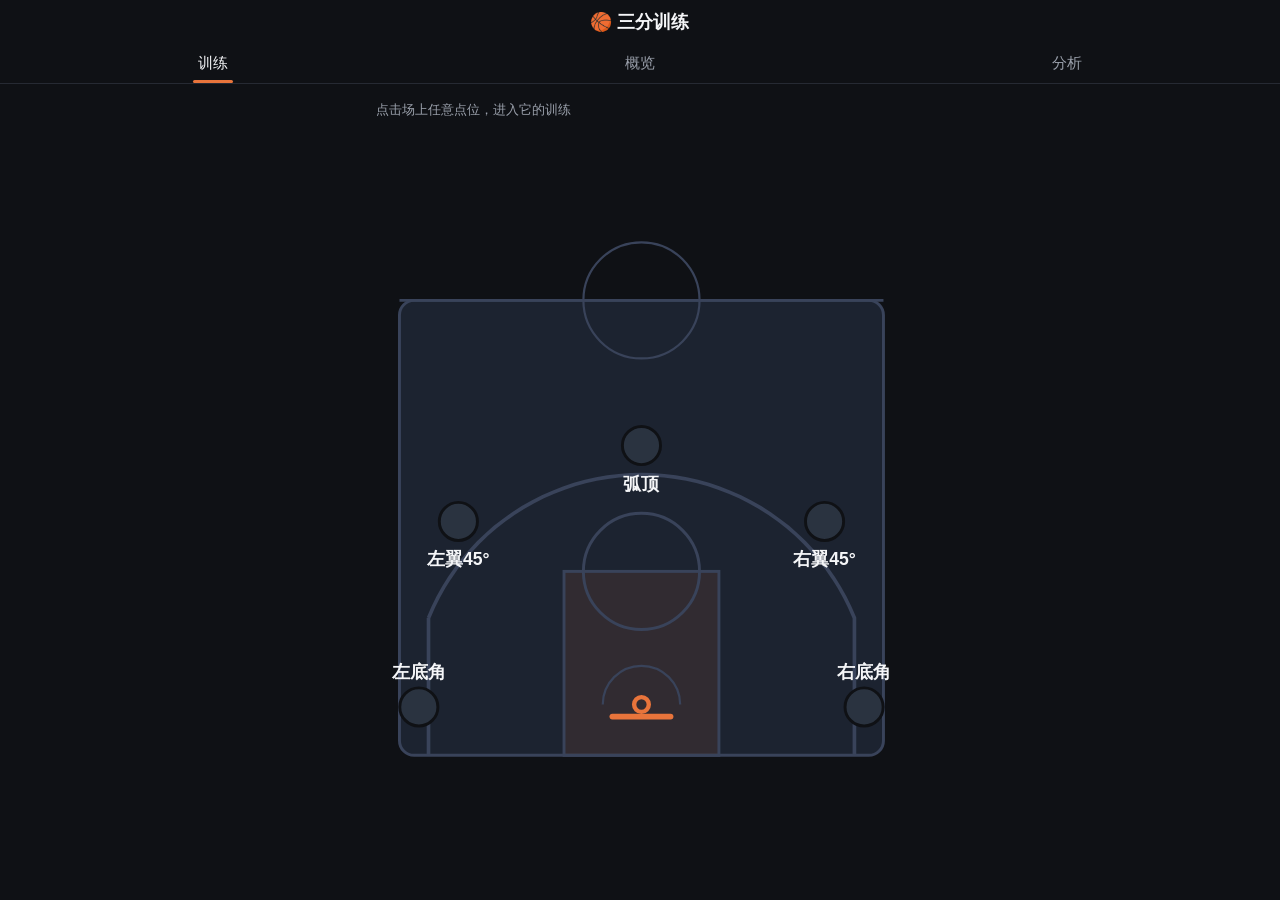
<file: index.html>
<!DOCTYPE html>
<html lang="zh-CN">
<head>
<meta charset="UTF-8">
<meta name="viewport" content="width=device-width, initial-scale=1.0, viewport-fit=cover, maximum-scale=1.0, user-scalable=no">
<meta name="apple-mobile-web-app-capable" content="yes">
<meta name="mobile-web-app-capable" content="yes">
<meta name="apple-mobile-web-app-status-bar-style" content="black-translucent">
<meta name="apple-mobile-web-app-title" content="三分训练">
<meta name="theme-color" content="#3100f7">
<title>三分训练</title>
<link rel="manifest" href="manifest.json">
<link rel="apple-touch-icon" href="apple-touch-icon.png">
<link rel="icon" href="icon.png">
<link rel="stylesheet" href="style.css">
</head>
<body>
<header class="app-header">
  <h1>🏀 三分训练</h1>
  <nav class="tabs">
    <button class="tab active" data-tab="train">训练</button>
    <button class="tab" data-tab="overview">概览</button>
    <button class="tab" data-tab="analysis">分析</button>
  </nav>
</header>
<div id="ios-tip" class="ios-tip" hidden>
  <span class="ios-tip-text">📲 想当 App 用？点 Safari 底部「分享」→「添加到主屏幕」，以后点图标离线也能用。</span>
  <button id="ios-tip-ok" class="ios-tip-ok">知道了</button>
</div>
<main>
  <!-- 训练 -->
  <section id="tab-train" class="tab-panel active">
    <div id="court-view">
      <p class="hint">点击场上任意点位，进入它的训练</p>
      <div id="court-svg"></div>
    </div>
    <div id="spot-view" hidden>
      <button id="back-court" class="btn-back">← 返回球场</button>
      <h2 id="spot-title" class="spot-title"></h2>
      <div class="move-picker">
        <div class="move-label">投篮动作</div>
        <div id="move-buttons" class="move-buttons"></div>
      </div>
      <div class="timer">
        <span class="timer-display" id="spot-time">00:00</span>
        <button id="spot-timer-btn">开始</button>
        <button id="spot-timer-reset">重置</button>
      </div>
      <div class="shot-row">
        <button id="btn-made" class="btn-shot btn-made">🏀 进球<small>出手+1 命中+1</small></button>
        <button id="btn-miss" class="btn-shot btn-miss">✕ 投失<small>打前沿 / 点篮筐定位</small></button>
      </div>
      <div class="miss-block">
        <div class="miss-head">投失记录 · 篮筐俯瞰图<span class="miss-sub">点篮筐上对应位置 = 记 1 次失误（含篮板朝向，确认打框点）</span></div>
        <div id="miss-ring"></div>
        <button id="btn-no-rim" class="btn-ghost btn-block">没碰篮筐（空气球）</button>
      </div>
      <div class="live-rate" id="spot-rate">--</div>
      <div class="mini-stats">
        <span>出手 <b id="spot-att">0</b></span>
        <span>命中 <b id="spot-made">0</b></span>
      </div>
      <div class="chart-block">
        <h3>本次训练 · 投篮热力图</h3>
        <div id="heat-hoop"></div>
      </div>
      <button id="save-record" class="btn-primary btn-block">保存这条记录</button>
      <div class="history-box">
        <div class="history-title">本点位最近记录</div>
        <div id="spot-history"></div>
      </div>
    </div>
  </section>

  <!-- 概览 -->
  <section id="tab-overview" class="tab-panel">
    <div id="overview-stats"></div>
    <div id="overview-spots"></div>
    <div id="overview-moves"></div>
    <div class="backup-box">
      <h3>数据备份</h3>
      <p class="hint">导出 / 导入都是 <b>CSV</b> 格式（UTF-8，Excel / Numbers / WPS 直接打开，列：日期,点位,投篮动作,进球,出手,时长,命中率）。怕丢数据可再用下方 <b>JSON 全量备份</b>：一键导出全部记录，换手机 / 清缓存后用「导入备份」整体恢复。</p>
      <button id="export-csv-btn" class="btn-secondary">导出 Excel (CSV)</button>
      <button id="import-csv-btn" class="btn-secondary">导入 Excel (CSV)</button>
      <input type="file" id="import-file" accept=".csv,text/csv" hidden>
      <div class="backup-divider"></div>
      <button id="export-json-btn" class="btn-secondary">导出备份 (JSON)</button>
      <button id="import-json-btn" class="btn-secondary">导入备份 (JSON)</button>
      <input type="file" id="import-json-file" accept=".json,application/json" hidden>
    </div>
  </section>

  <!-- 分析 -->
  <section id="tab-analysis" class="tab-panel">
    <div id="north-star"></div>
    <div class="chart-block">
      <h3>各点位命中率（球场热力图）<span class="click-hint">· 点击点位看详情</span></h3>
      <div id="chart-court"></div>
    </div>
    <div id="spot-drill" class="spot-drill" hidden></div>
    <div class="chart-block">
      <h3>命中率成长曲线（累计）</h3>
      <div id="chart-trend"></div>
    </div>
    <div class="chart-block">
      <h3>按投篮动作拆分命中率</h3>
      <div id="chart-by-move"></div>
    </div>
    <div class="chart-block">
      <h3>按点位拆分命中率</h3>
      <div id="chart-by-spot"></div>
    </div>
    <div class="chart-block">
      <h3>出手量走势（训练投入累计）</h3>
      <div id="chart-volume"></div>
    </div>
    <div class="chart-block">
      <h3>早期 vs 近期 命中率</h3>
      <div id="chart-growth"></div>
    </div>
  </section>
</main>
<script src="app.js?v=2" defer></script>
</body>
</html>
</file>
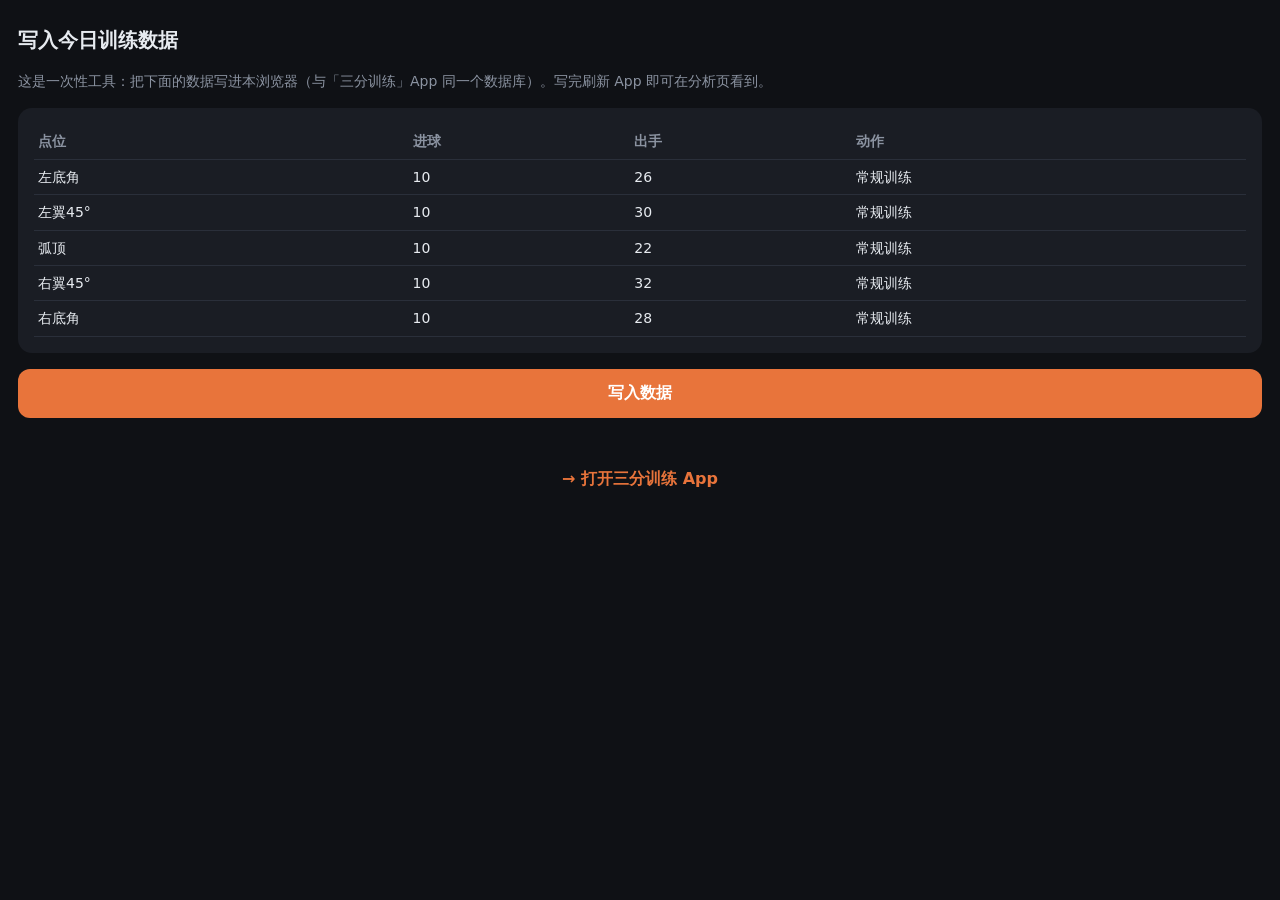
<file: seed.html>
<!DOCTYPE html>
<html lang="zh-CN">
<head>
<meta charset="UTF-8">
<meta name="viewport" content="width=device-width, initial-scale=1, maximum-scale=1, user-scalable=no">
<title>写入今日训练数据</title>
<style>
  :root { --bg:#0f1115; --panel:#1a1d24; --accent:#E8743B; --txt:#e7ebf0; --muted:#8b93a1; }
  * { box-sizing: border-box; }
  body { margin:0; background:var(--bg); color:var(--txt); font-family:-apple-system,system-ui,"PingFang SC","Microsoft YaHei",sans-serif; padding:24px 18px; line-height:1.6; }
  h1 { font-size:20px; margin:0 0 6px; }
  p { color:var(--muted); font-size:14px; }
  .card { background:var(--panel); border-radius:14px; padding:16px; margin:16px 0; }
  table { width:100%; border-collapse:collapse; font-size:14px; }
  th,td { text-align:left; padding:6px 4px; border-bottom:1px solid #2a2f3a; }
  th { color:var(--muted); font-weight:600; }
  button { display:block; width:100%; padding:14px; border:none; border-radius:12px; background:var(--accent); color:#fff; font-size:16px; font-weight:600; margin-top:8px; }
  button:disabled { opacity:.5; }
  #status { margin-top:14px; font-size:14px; min-height:20px; }
  a.link { display:block; text-align:center; color:var(--accent); margin-top:14px; text-decoration:none; font-weight:600; }
  .ok { color:#3ecf8e; } .warn { color:#ffd166; }
</style>
</head>
<body>
  <h1>写入今日训练数据</h1>
  <p>这是一次性工具：把下面的数据写进本浏览器（与「三分训练」App 同一个数据库）。写完刷新 App 即可在分析页看到。</p>
  <div class="card">
    <table>
      <thead><tr><th>点位</th><th>进球</th><th>出手</th><th>动作</th></tr></thead>
      <tbody id="rows"></tbody>
    </table>
  </div>
  <button id="seed-btn">写入数据</button>
  <div id="status"></div>
  <a class="link" href="./index.html">→ 打开三分训练 App</a>

<script>
// 与 app.js 完全一致的数据库配置
const DB_NAME = "threePointTrainer";
const STORE = "sessions";

// 宁哥今天给的训练数据（未指定动作/时长 → 默认 常规训练 / 0 秒；日期用报告当天）
const DATE = "2026-08-21";
const MOVES = "常规训练";
const DATA = [
  { spot: "左底角",  made: 10, attempted: 26 },
  { spot: "左翼45°", made: 10, attempted: 30 },
  { spot: "弧顶",    made: 10, attempted: 22 },
  { spot: "右翼45°", made: 10, attempted: 32 },
  { spot: "右底角",  made: 10, attempted: 28 },
];

// 展示
const tbody = document.getElementById("rows");
DATA.forEach(d => {
  const tr = document.createElement("tr");
  tr.innerHTML = `<td>${d.spot}</td><td>${d.made}</td><td>${d.attempted}</td><td>${MOVES}</td>`;
  tbody.appendChild(tr);
});

function openDB() {
  return new Promise((resolve, reject) => {
    const req = indexedDB.open(DB_NAME, 1);
    req.onupgradeneeded = (e) => {
      const db = e.target.result;
      if (!db.objectStoreNames.contains(STORE)) {
        const os = db.createObjectStore(STORE, { keyPath: "id", autoIncrement: true });
        os.createIndex("createdAt", "createdAt", { unique: false });
      }
    };
    req.onsuccess = (e) => resolve(e.target.result);
    req.onerror = (e) => reject(e.target.error);
  });
}

function existingKeys(db) {
  return new Promise((res, rej) => {
    const tx = db.transaction(STORE, "readonly");
    const os = tx.objectStore(STORE);
    const all = os.getAll();
    all.onsuccess = () => res(all.result || []);
    all.onerror = () => rej(all.error);
  });
}

function addOne(db, rec) {
  return new Promise((res, rej) => {
    const tx = db.transaction(STORE, "readwrite");
    const os = tx.objectStore(STORE);
    const r = os.add(rec);
    r.onsuccess = () => res();
    r.onerror = () => rej(r.error);
  });
}

document.getElementById("seed-btn").addEventListener("click", async () => {
  const btn = document.getElementById("seed-btn");
  const status = document.getElementById("status");
  btn.disabled = true;
  try {
    const db = await openDB();
    const existing = await existingKeys(db);
    const base = Date.parse(DATE + "T21:00:00");
    let added = 0, skipped = 0;
    for (let i = 0; i < DATA.length; i++) {
      const d = DATA[i];
      const isDup = existing.some(r => r.date === DATE && r.spot === d.spot && r.move === MOVES && r.made === d.made && r.attempted === d.attempted);
      if (isDup) { skipped++; continue; }
      await addOne(db, {
        date: DATE, spot: d.spot, move: MOVES,
        made: d.made, attempted: d.attempted, duration: 0,
        createdAt: base + i * 60000,
      });
      added++;
    }
    if (added === 0 && skipped > 0) {
      status.innerHTML = `<span class="warn">这 5 条数据已经写过了，没有重复写入。</span> 直接点下面打开 App 即可。`;
    } else {
      status.innerHTML = `<span class="ok">写入成功！</span> 新增 ${added} 条，跳过 ${skipped} 条重复。`;
    }
    btn.textContent = "已写入 ✓";
  } catch (err) {
    status.innerHTML = `<span class="warn">出错了：</span>${err.message}`;
    btn.disabled = false;
  }
});
</script>
</body>
</html>
</file>
<file: style.css>
:root{
  --bg:#0f1115; --panel:#1a1d24; --panel2:#222632;
  --text:#f5f6f8; --muted:#9aa0ab;
  --accent:#E8743B; --accent2:#4ea1ff;
  --good:#3ecf8e; --bad:#ff6b6b;
  --line:#2c313c;
}
*{box-sizing:border-box;-webkit-tap-highlight-color:transparent;}
html,body{margin:0;padding:0;background:var(--bg);color:var(--text);
  font-family:-apple-system,BlinkMacSystemFont,"PingFang SC","Segoe UI",sans-serif;
  overscroll-behavior:none;}
body{padding-bottom:env(safe-area-inset-bottom);}
.app-header{position:sticky;top:0;z-index:10;background:var(--bg);
  padding-top:env(safe-area-inset-top);border-bottom:1px solid #262a33;}
.app-header h1{font-size:18px;margin:10px 16px 8px;text-align:center;}
.tabs{display:flex;}
.tab{flex:1;background:none;border:none;color:var(--muted);
  font-size:15px;padding:12px 0 10px;position:relative;cursor:pointer;}
.tab.active{color:var(--text);}
.tab.active::after{content:"";position:absolute;left:50%;bottom:0;
  transform:translateX(-50%);width:40px;height:3px;border-radius:3px;background:var(--accent);}
main{padding:16px;max-width:560px;margin:0 auto;}
.tab-panel{display:none;}
.tab-panel.active{display:block;}

.hint{color:var(--muted);font-size:13px;margin:0 0 12px;line-height:1.5;}

/* ---------- 球场俯瞰 ---------- */
.court-wrap{background:var(--panel);border-radius:18px;padding:10px;margin-bottom:14px;}
.court-wrap svg{width:100%;height:auto;display:block;}
.spot-hit{cursor:pointer;}
.spot-hit:active{opacity:.7;}
.spot-label{fill:var(--text);font-size:12px;font-weight:600;pointer-events:none;}
.spot-rate-txt{fill:#fff;font-size:11px;font-weight:700;pointer-events:none;}

/* ---------- 点位训练页 ---------- */
.btn-back{background:var(--panel2);border:none;color:var(--text);
  font-size:14px;padding:9px 14px;border-radius:10px;cursor:pointer;margin-bottom:12px;}
.spot-title{font-size:20px;font-weight:800;margin:0 0 14px;text-align:center;}
.move-picker{background:var(--panel);border-radius:14px;padding:12px;margin-bottom:14px;}
.move-label{font-size:13px;color:var(--muted);margin-bottom:8px;}
.move-buttons{display:flex;gap:8px;flex-wrap:wrap;}
.move-btn{flex:1;min-width:72px;background:var(--panel2);border:2px solid transparent;
  color:var(--text);font-size:14px;font-weight:600;padding:11px 0;border-radius:10px;cursor:pointer;}
.move-btn.active{border-color:var(--accent);color:var(--accent);background:rgba(232,116,59,.12);}

.timer{display:flex;align-items:center;gap:10px;background:var(--panel);
  border-radius:14px;padding:12px 14px;margin-bottom:14px;}
.timer-display{font-variant-numeric:tabular-nums;font-size:24px;font-weight:800;
  background:var(--panel2);padding:6px 14px;border-radius:10px;min-width:96px;text-align:center;}
.timer button{background:var(--panel2);border:none;color:var(--text);
  font-size:13px;padding:9px 13px;border-radius:10px;cursor:pointer;}

.counter-row{display:flex;gap:12px;margin-bottom:14px;}
.counter{flex:1;background:var(--panel);border-radius:14px;padding:12px;text-align:center;}
.counter .label{font-size:12px;color:var(--muted);margin-bottom:6px;}
.counter .num{font-size:30px;font-weight:800;font-variant-numeric:tabular-nums;}
.counter .btns{display:flex;gap:8px;margin-top:8px;}
.counter .btns button{flex:1;border:none;border-radius:10px;padding:13px 0;
  font-size:16px;font-weight:700;cursor:pointer;}
.btn-made{background:var(--good);color:#06301f;}
.btn-att{background:var(--accent2);color:#03203f;}
.btn-minus{background:#333845;color:var(--muted);flex:0 0 46px;}

.live-rate{text-align:center;font-size:17px;font-weight:700;color:var(--accent);margin:4px 0 14px;}

.btn-primary{background:var(--accent);color:#fff;border:none;border-radius:14px;
  font-size:17px;font-weight:700;padding:16px;cursor:pointer;}
.btn-block{width:100%;}

.history-box{background:var(--panel);border-radius:14px;padding:14px;margin-top:14px;}
.history-title{font-size:14px;font-weight:600;margin-bottom:8px;}
.history-item{display:flex;justify-content:space-between;align-items:center;
  font-size:13px;padding:7px 0;border-top:1px solid var(--line);}
.history-item:first-of-type{border-top:none;}
.history-item .hi-meta{color:var(--muted);}
.history-item .hi-rate{font-weight:700;}

/* ---------- 概览 ---------- */
.stat-grid{display:grid;grid-template-columns:1fr 1fr;gap:12px;margin-bottom:18px;}
.stat{background:var(--panel);border-radius:14px;padding:16px;text-align:center;}
.stat .v{font-size:24px;font-weight:800;line-height:1.1;}
.stat .l{font-size:13px;color:var(--muted);margin-top:4px;}
.stat.full{grid-column:1 / -1;}
.spot-summary,.move-summary{background:var(--panel);border-radius:14px;padding:14px;margin-bottom:10px;}
.spot-summary .row,.move-summary .row{display:flex;justify-content:space-between;font-size:14px;margin:4px 0;}
.section-h{font-size:14px;font-weight:700;margin:18px 0 10px;color:var(--text);}

.backup-box{background:var(--panel);border-radius:14px;padding:16px;margin-top:18px;}
.backup-box h3{margin:0 0 6px;font-size:15px;}
.btn-secondary{background:var(--panel2);color:var(--text);border:1px solid #333845;
  border-radius:10px;padding:12px 16px;font-size:14px;cursor:pointer;margin-right:8px;margin-top:8px;}
.btn-ghost{opacity:.8;}

/* ---------- 分析 ---------- */
.north-star{background:linear-gradient(135deg,#E8743B,#ff9a5e);border-radius:18px;
  padding:22px 18px;text-align:center;margin-bottom:16px;color:#fff;}
.north-star .ns-label{font-size:14px;opacity:.9;}
.north-star .ns-value{font-size:54px;font-weight:900;line-height:1.05;margin:4px 0;}
.north-star .ns-sub{display:flex;justify-content:center;gap:18px;font-size:13px;opacity:.95;flex-wrap:wrap;}
.north-star .ns-sub b{font-weight:800;}

.chart-block{background:var(--panel);border-radius:14px;padding:14px;margin-bottom:14px;}
.chart-block h3{margin:0 0 10px;font-size:15px;}
.chart-block svg{width:100%;height:auto;display:block;}
.empty{color:var(--muted);text-align:center;padding:30px 0;font-size:14px;}

/* toast */
#toast{position:fixed;left:50%;bottom:80px;transform:translateX(-50%);
  background:rgba(0,0,0,.82);color:#fff;padding:10px 18px;border-radius:20px;
  font-size:14px;z-index:99;opacity:0;transition:opacity .2s;pointer-events:none;}

/* ---------- 进球/投失 双按钮 ---------- */
.shot-row{display:flex;gap:12px;margin:14px 0;}
.btn-shot{flex:1;padding:18px 10px;border:none;border-radius:14px;color:#fff;
  font-size:18px;font-weight:800;display:flex;flex-direction:column;align-items:center;gap:5px;cursor:pointer;}
.btn-shot small{font-size:11px;font-weight:500;opacity:.85;}
.btn-shot:active{transform:scale(.97);}
.btn-made{background:var(--good);color:#06301f;}
.btn-miss{background:var(--bad);color:#3a0606;}

#miss-ring svg{width:100%;max-width:300px;display:block;margin:0 auto;}
.rim-seg{cursor:pointer;transition:fill .12s;}
.rim-seg:hover{fill:rgba(232,116,59,.55)!important;}

.mini-stats{display:flex;gap:22px;justify-content:center;margin:6px 0 14px;color:var(--muted);font-size:14px;}
.mini-stats b{color:var(--text);font-size:19px;margin-left:5px;font-variant-numeric:tabular-nums;}

#heat-hoop svg{width:100%;max-width:300px;display:block;margin:0 auto;}
.hoop-lab{fill:var(--muted);font-size:11px;}
.hoop-lab.bb{fill:#7fa8ff;font-weight:700;}
.hoop-lab.you{fill:var(--good);font-weight:700;}
.hoop-legend{display:flex;gap:18px;justify-content:center;margin-top:8px;font-size:13px;color:var(--muted);}
.hoop-legend i{display:inline-block;width:10px;height:10px;border-radius:50%;margin-right:5px;vertical-align:middle;}

/* ---------- 投失记录（常显紧凑） ---------- */
.miss-block{background:var(--panel);border:1px solid var(--line);border-radius:14px;padding:12px;margin:6px 0 14px;}
.miss-head{font-size:14px;font-weight:700;color:var(--text);}
.miss-sub{display:block;font-size:11px;color:var(--muted);font-weight:400;margin:3px 0 8px;line-height:1.4;}
#miss-ring{display:flex;justify-content:center;}
#miss-ring svg{width:100%;max-width:235px;height:auto;display:block;}
.btn-ghost{background:transparent;border:1px dashed #5b6577;color:var(--muted);border-radius:12px;
  padding:11px;font-size:13px;font-weight:600;cursor:pointer;margin-top:10px;}
.btn-ghost:active{background:rgba(255,255,255,.05);}
#btn-no-rim{margin-top:10px;}

/* ---------- 分析下钻 ---------- */
.click-hint{color:var(--accent2);font-size:12px;font-weight:600;margin-left:4px;}
.spot-drill .chart-block{background:var(--panel);border-radius:14px;padding:14px;margin-bottom:14px;}
.spot-drill .chart-block h3{margin:0 0 10px;font-size:15px;}
.spot-drill .chart-block svg{width:100%;height:auto;display:block;}
#spot-drill .hint{color:var(--muted);font-size:12px;text-align:center;margin-top:6px;}

/* ---------- iOS 安装引导提示条 ---------- */
.ios-tip{position:sticky;top:0;z-index:20;display:flex;align-items:center;gap:10px;
  background:linear-gradient(90deg,#3100f7,#6a3bff);color:#fff;font-size:13px;line-height:1.45;
  padding:9px 12px;box-shadow:0 2px 8px rgba(0,0,0,.25);}
.ios-tip[hidden]{display:none;}
.ios-tip .ios-tip-text{flex:1;}
.ios-tip-ok{background:rgba(255,255,255,.22);border:none;color:#fff;border-radius:14px;
  padding:6px 12px;font-size:13px;white-space:nowrap;cursor:pointer;}

/* 概览页备份区分隔线 */
.backup-divider{height:1px;background:var(--line);margin:12px 0 4px;}
</file>
